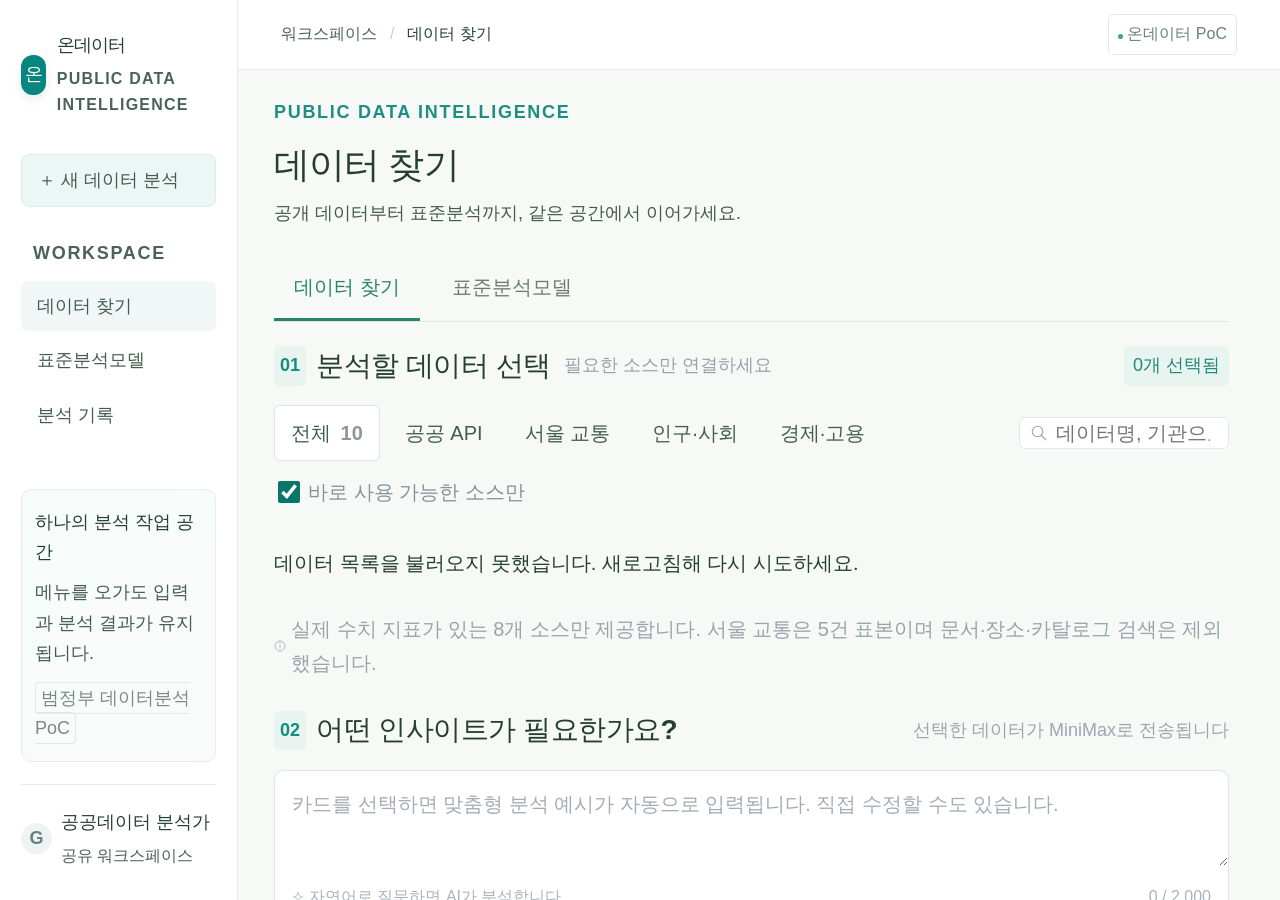
<file: index.html>
﻿<!doctype html><html lang="ko"><head><meta charset="utf-8"><meta name="viewport" content="width=device-width,initial-scale=1"><title>온데이터 · 공공데이터 분석</title><link rel="stylesheet" href="./style.css"><link rel="stylesheet" href="./react-shell.css"></head><body><div id="root"><div class="initial-loading" role="status">온데이터 작업 공간을 준비하고 있습니다.</div></div><script type="module" src="./react-shell.js"></script></body></html>
</file>
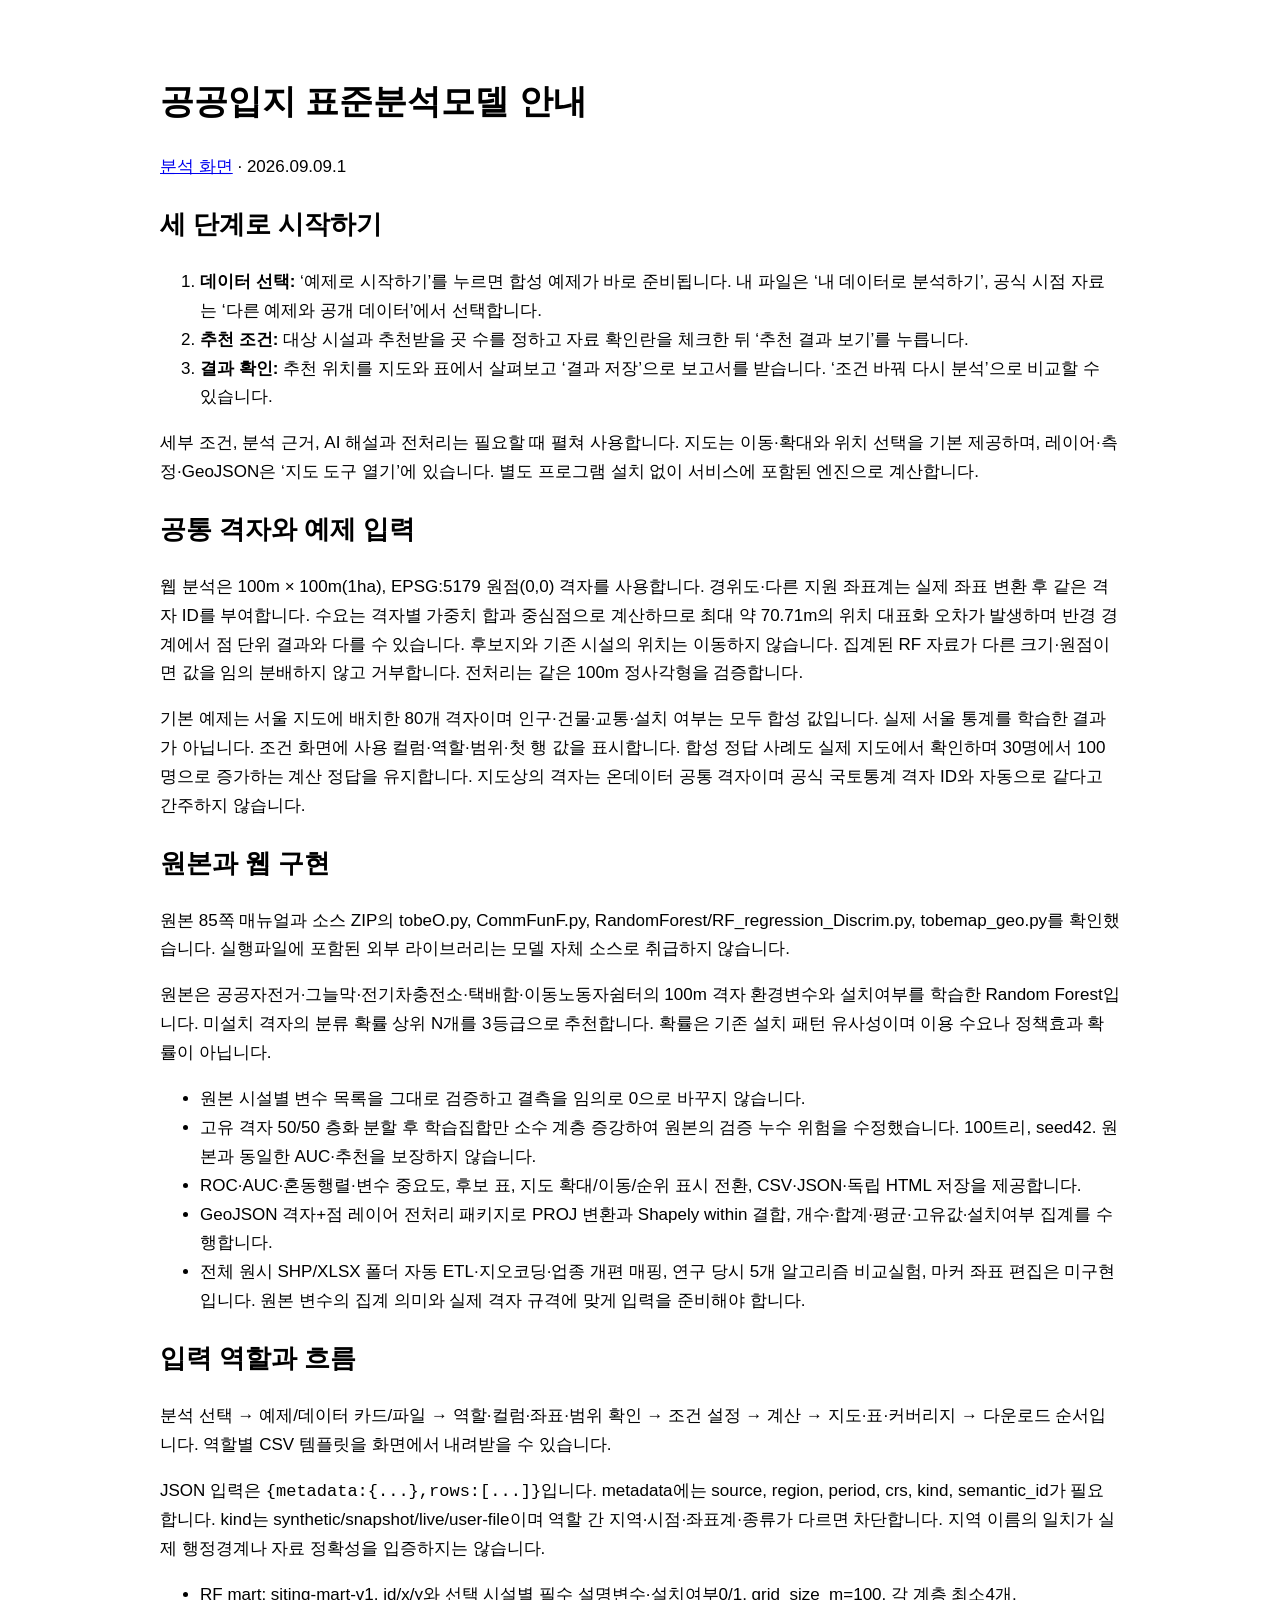
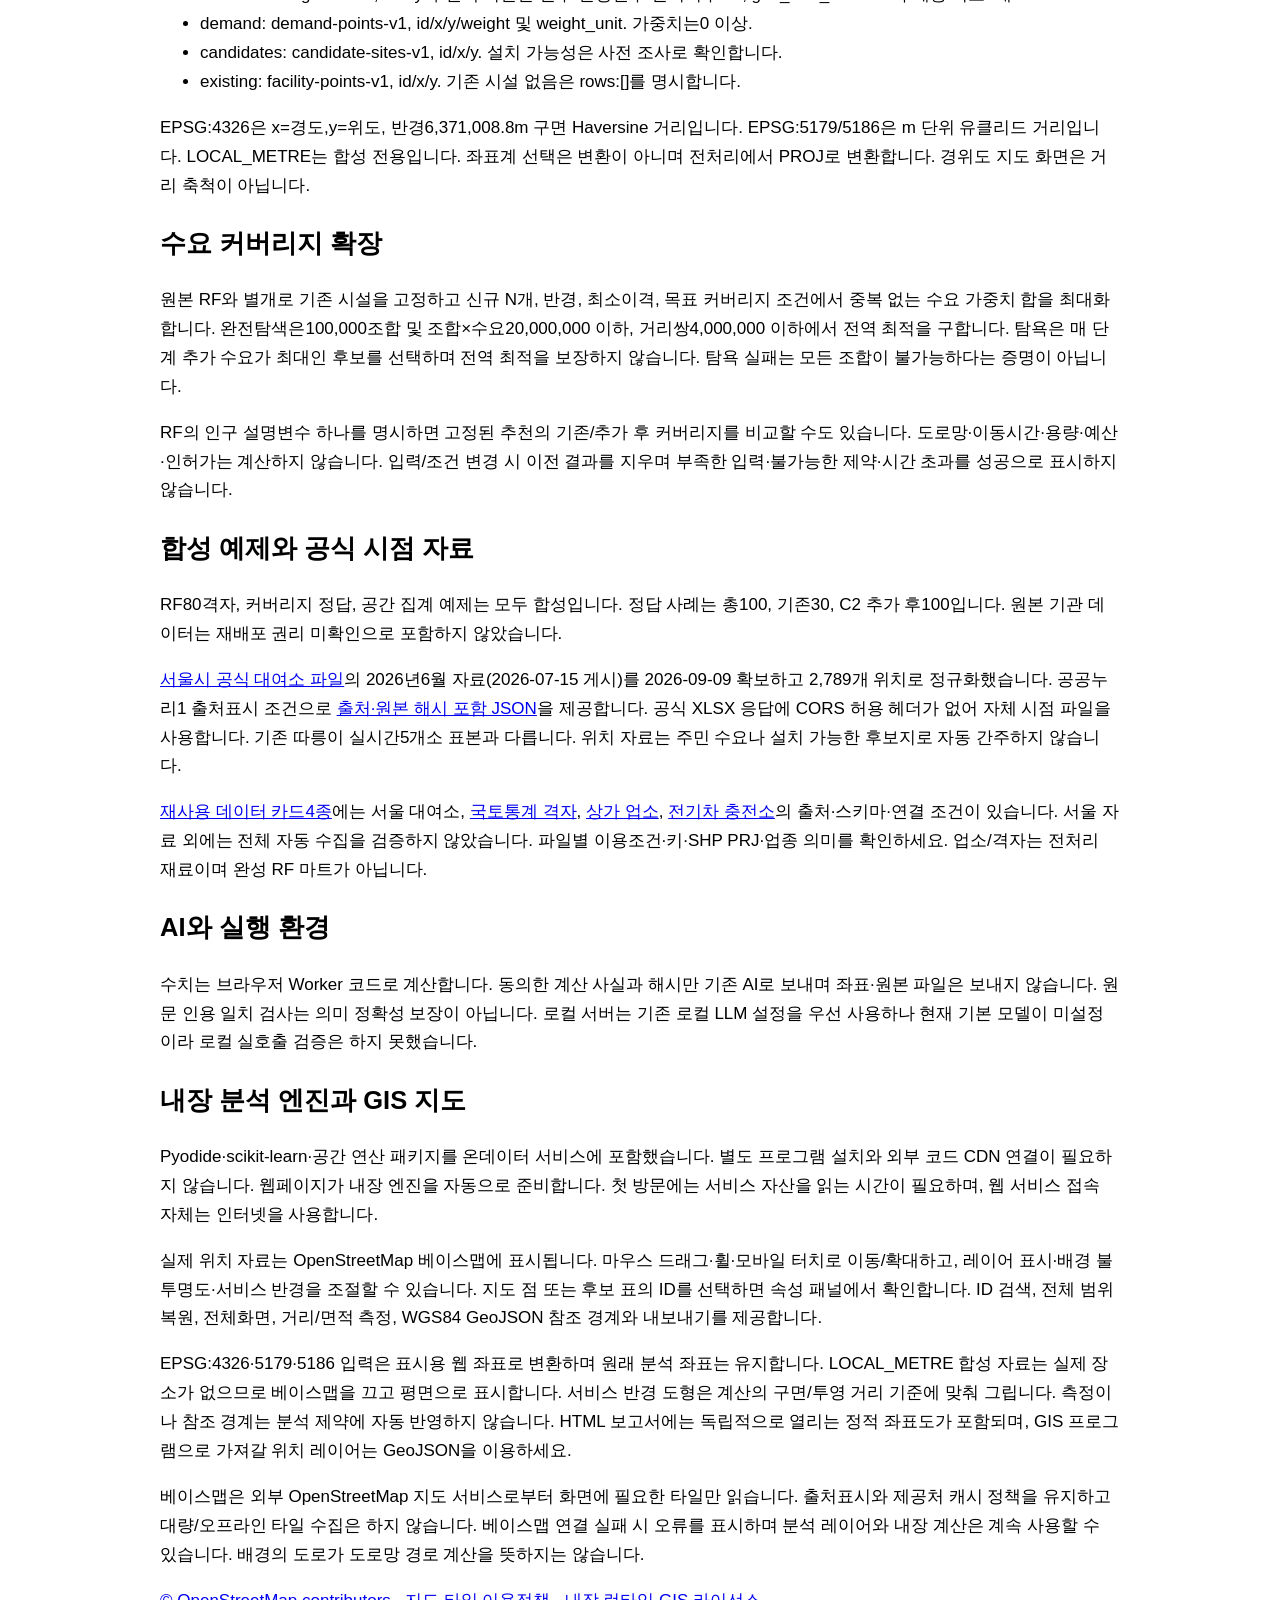
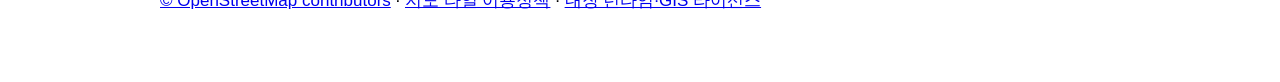
<file: public-siting-guide.html>
<!doctype html><html lang="ko"><meta charset="utf-8"><meta name="viewport" content="width=device-width,initial-scale=1"><title>공공입지 입력·구현 안내</title><style>body{font:17px/1.7 sans-serif;max-width:960px;margin:30px auto;padding:20px}code{overflow-wrap:anywhere}</style>
<h1>공공입지 표준분석모델 안내</h1><p><a href="./public-siting.html">분석 화면</a> · 2026.09.09.1</p>
<h2>세 단계로 시작하기</h2><ol><li><strong>데이터 선택:</strong> ‘예제로 시작하기’를 누르면 합성 예제가 바로 준비됩니다. 내 파일은 ‘내 데이터로 분석하기’, 공식 시점 자료는 ‘다른 예제와 공개 데이터’에서 선택합니다.</li><li><strong>추천 조건:</strong> 대상 시설과 추천받을 곳 수를 정하고 자료 확인란을 체크한 뒤 ‘추천 결과 보기’를 누릅니다.</li><li><strong>결과 확인:</strong> 추천 위치를 지도와 표에서 살펴보고 ‘결과 저장’으로 보고서를 받습니다. ‘조건 바꿔 다시 분석’으로 비교할 수 있습니다.</li></ol><p>세부 조건, 분석 근거, AI 해설과 전처리는 필요할 때 펼쳐 사용합니다. 지도는 이동·확대와 위치 선택을 기본 제공하며, 레이어·측정·GeoJSON은 ‘지도 도구 열기’에 있습니다. 별도 프로그램 설치 없이 서비스에 포함된 엔진으로 계산합니다.</p><h2>공통 격자와 예제 입력</h2><p>웹 분석은 100m × 100m(1ha), EPSG:5179 원점(0,0) 격자를 사용합니다. 경위도·다른 지원 좌표계는 실제 좌표 변환 후 같은 격자 ID를 부여합니다. 수요는 격자별 가중치 합과 중심점으로 계산하므로 최대 약 70.71m의 위치 대표화 오차가 발생하며 반경 경계에서 점 단위 결과와 다를 수 있습니다. 후보지와 기존 시설의 위치는 이동하지 않습니다. 집계된 RF 자료가 다른 크기·원점이면 값을 임의 분배하지 않고 거부합니다. 전처리는 같은 100m 정사각형을 검증합니다.</p><p>기본 예제는 서울 지도에 배치한 80개 격자이며 인구·건물·교통·설치 여부는 모두 합성 값입니다. 실제 서울 통계를 학습한 결과가 아닙니다. 조건 화면에 사용 컬럼·역할·범위·첫 행 값을 표시합니다. 합성 정답 사례도 실제 지도에서 확인하며 30명에서 100명으로 증가하는 계산 정답을 유지합니다. 지도상의 격자는 온데이터 공통 격자이며 공식 국토통계 격자 ID와 자동으로 같다고 간주하지 않습니다.</p><h2>원본과 웹 구현</h2><p>원본 85쪽 매뉴얼과 소스 ZIP의 tobeO.py, CommFunF.py, RandomForest/RF_regression_Discrim.py, tobemap_geo.py를 확인했습니다. 실행파일에 포함된 외부 라이브러리는 모델 자체 소스로 취급하지 않습니다.</p><p>원본은 공공자전거·그늘막·전기차충전소·택배함·이동노동자쉼터의 100m 격자 환경변수와 설치여부를 학습한 Random Forest입니다. 미설치 격자의 분류 확률 상위 N개를 3등급으로 추천합니다. 확률은 기존 설치 패턴 유사성이며 이용 수요나 정책효과 확률이 아닙니다.</p><ul><li>원본 시설별 변수 목록을 그대로 검증하고 결측을 임의로 0으로 바꾸지 않습니다.</li><li>고유 격자 50/50 층화 분할 후 학습집합만 소수 계층 증강하여 원본의 검증 누수 위험을 수정했습니다. 100트리, seed42. 원본과 동일한 AUC·추천을 보장하지 않습니다.</li><li>ROC·AUC·혼동행렬·변수 중요도, 후보 표, 지도 확대/이동/순위 표시 전환, CSV·JSON·독립 HTML 저장을 제공합니다.</li><li>GeoJSON 격자+점 레이어 전처리 패키지로 PROJ 변환과 Shapely within 결합, 개수·합계·평균·고유값·설치여부 집계를 수행합니다.</li><li>전체 원시 SHP/XLSX 폴더 자동 ETL·지오코딩·업종 개편 매핑, 연구 당시 5개 알고리즘 비교실험, 마커 좌표 편집은 미구현입니다. 원본 변수의 집계 의미와 실제 격자 규격에 맞게 입력을 준비해야 합니다.</li></ul>
<h2>입력 역할과 흐름</h2><p>분석 선택 → 예제/데이터 카드/파일 → 역할·컬럼·좌표·범위 확인 → 조건 설정 → 계산 → 지도·표·커버리지 → 다운로드 순서입니다. 역할별 CSV 템플릿을 화면에서 내려받을 수 있습니다.</p><p>JSON 입력은 <code>{metadata:{...},rows:[...]}</code>입니다. metadata에는 source, region, period, crs, kind, semantic_id가 필요합니다. kind는 synthetic/snapshot/live/user-file이며 역할 간 지역·시점·좌표계·종류가 다르면 차단합니다. 지역 이름의 일치가 실제 행정경계나 자료 정확성을 입증하지는 않습니다.</p><ul><li>RF mart: siting-mart-v1, id/x/y와 선택 시설별 필수 설명변수·설치여부0/1, grid_size_m=100. 각 계층 최소4개.</li><li>demand: demand-points-v1, id/x/y/weight 및 weight_unit. 가중치는0 이상.</li><li>candidates: candidate-sites-v1, id/x/y. 설치 가능성은 사전 조사로 확인합니다.</li><li>existing: facility-points-v1, id/x/y. 기존 시설 없음은 rows:[]를 명시합니다.</li></ul>
<p>EPSG:4326은 x=경도,y=위도, 반경6,371,008.8m 구면 Haversine 거리입니다. EPSG:5179/5186은 m 단위 유클리드 거리입니다. LOCAL_METRE는 합성 전용입니다. 좌표계 선택은 변환이 아니며 전처리에서 PROJ로 변환합니다. 경위도 지도 화면은 거리 축척이 아닙니다.</p>
<h2>수요 커버리지 확장</h2><p>원본 RF와 별개로 기존 시설을 고정하고 신규 N개, 반경, 최소이격, 목표 커버리지 조건에서 중복 없는 수요 가중치 합을 최대화합니다. 완전탐색은100,000조합 및 조합×수요20,000,000 이하, 거리쌍4,000,000 이하에서 전역 최적을 구합니다. 탐욕은 매 단계 추가 수요가 최대인 후보를 선택하며 전역 최적을 보장하지 않습니다. 탐욕 실패는 모든 조합이 불가능하다는 증명이 아닙니다.</p><p>RF의 인구 설명변수 하나를 명시하면 고정된 추천의 기존/추가 후 커버리지를 비교할 수도 있습니다. 도로망·이동시간·용량·예산·인허가는 계산하지 않습니다. 입력/조건 변경 시 이전 결과를 지우며 부족한 입력·불가능한 제약·시간 초과를 성공으로 표시하지 않습니다.</p>
<h2>합성 예제와 공식 시점 자료</h2><p>RF80격자, 커버리지 정답, 공간 집계 예제는 모두 합성입니다. 정답 사례는 총100, 기존30, C2 추가 후100입니다. 원본 기관 데이터는 재배포 권리 미확인으로 포함하지 않았습니다.</p><p><a href="https://data.seoul.go.kr/dataList/OA-13252/F/1/datasetView.do">서울시 공식 대여소 파일</a>의 2026년6월 자료(2026-07-15 게시)를 2026-09-09 확보하고 2,789개 위치로 정규화했습니다. 공공누리1 출처표시 조건으로 <a download href="./seoul-bike-stations-202606-snapshot.json">출처·원본 해시 포함 JSON</a>을 제공합니다. 공식 XLSX 응답에 CORS 허용 헤더가 없어 자체 시점 파일을 사용합니다. 기존 따릉이 실시간5개소 표본과 다릅니다. 위치 자료는 주민 수요나 설치 가능한 후보지로 자동 간주하지 않습니다.</p><p><a href="./spatial-data-cards.json">재사용 데이터 카드4종</a>에는 서울 대여소, <a href="https://map.ngii.go.kr/ms/map/NlipMap.do">국토통계 격자</a>, <a href="https://www.data.go.kr/data/15083033/fileData.do">상가 업소</a>, <a href="https://www.data.go.kr/data/15013115/standard.do">전기차 충전소</a>의 출처·스키마·연결 조건이 있습니다. 서울 자료 외에는 전체 자동 수집을 검증하지 않았습니다. 파일별 이용조건·키·SHP PRJ·업종 의미를 확인하세요. 업소/격자는 전처리 재료이며 완성 RF 마트가 아닙니다.</p>
<h2>AI와 실행 환경</h2><p>수치는 브라우저 Worker 코드로 계산합니다. 동의한 계산 사실과 해시만 기존 AI로 보내며 좌표·원본 파일은 보내지 않습니다. 원문 인용 일치 검사는 의미 정확성 보장이 아닙니다. 로컬 서버는 기존 로컬 LLM 설정을 우선 사용하나 현재 기본 모델이 미설정이라 로컬 실호출 검증은 하지 못했습니다.</p><h2>내장 분석 엔진과 GIS 지도</h2>
<p>Pyodide·scikit-learn·공간 연산 패키지를 온데이터 서비스에 포함했습니다. 별도 프로그램 설치와 외부 코드 CDN 연결이 필요하지 않습니다. 웹페이지가 내장 엔진을 자동으로 준비합니다. 첫 방문에는 서비스 자산을 읽는 시간이 필요하며, 웹 서비스 접속 자체는 인터넷을 사용합니다.</p>
<p>실제 위치 자료는 OpenStreetMap 베이스맵에 표시됩니다. 마우스 드래그·휠·모바일 터치로 이동/확대하고, 레이어 표시·배경 불투명도·서비스 반경을 조절할 수 있습니다. 지도 점 또는 후보 표의 ID를 선택하면 속성 패널에서 확인합니다. ID 검색, 전체 범위 복원, 전체화면, 거리/면적 측정, WGS84 GeoJSON 참조 경계와 내보내기를 제공합니다.</p>
<p>EPSG:4326·5179·5186 입력은 표시용 웹 좌표로 변환하며 원래 분석 좌표는 유지합니다. LOCAL_METRE 합성 자료는 실제 장소가 없으므로 베이스맵을 끄고 평면으로 표시합니다. 서비스 반경 도형은 계산의 구면/투영 거리 기준에 맞춰 그립니다. 측정이나 참조 경계는 분석 제약에 자동 반영하지 않습니다. HTML 보고서에는 독립적으로 열리는 정적 좌표도가 포함되며, GIS 프로그램으로 가져갈 위치 레이어는 GeoJSON을 이용하세요.</p>
<p>베이스맵은 외부 OpenStreetMap 지도 서비스로부터 화면에 필요한 타일만 읽습니다. 출처표시와 제공처 캐시 정책을 유지하고 대량/오프라인 타일 수집은 하지 않습니다. 베이스맵 연결 실패 시 오류를 표시하며 분석 레이어와 내장 계산은 계속 사용할 수 있습니다. 배경의 도로가 도로망 경로 계산을 뜻하지는 않습니다.</p>
<p><a href="https://www.openstreetmap.org/copyright">© OpenStreetMap contributors</a> · <a href="https://operations.osmfoundation.org/policies/tiles/">지도 타일 이용정책</a> · <a href="./public-siting.LICENSE.txt">내장 런타임·GIS 라이선스</a></p>
</html>
</file>
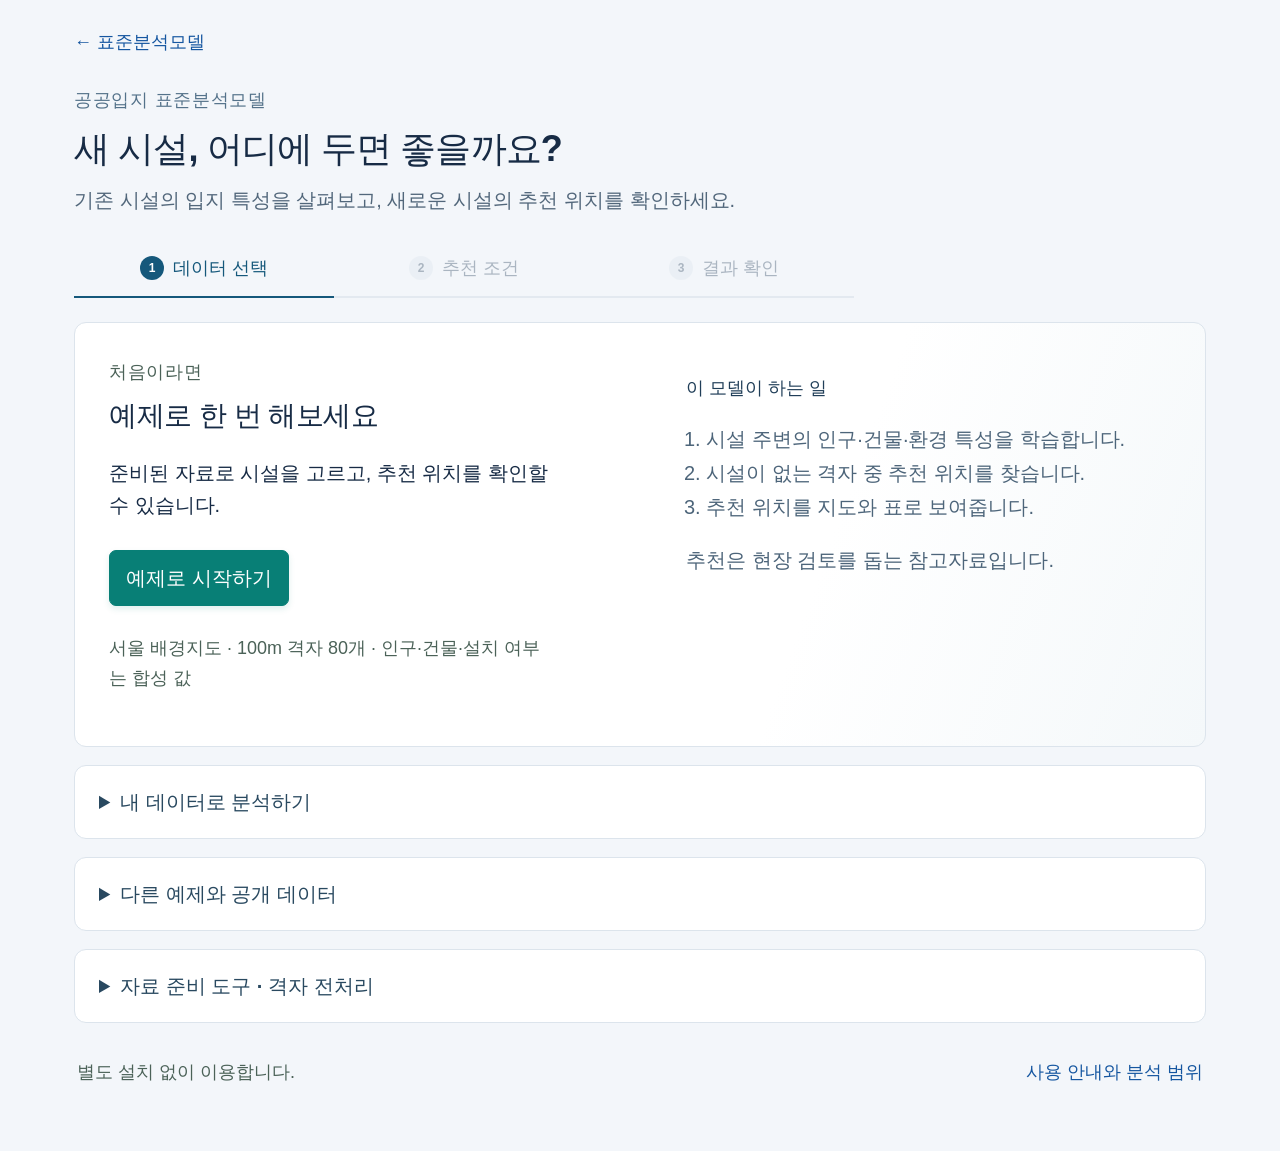
<file: public-siting.html>
<!doctype html>
<html lang="ko"><head><meta charset="utf-8"><meta name="referrer" content="strict-origin-when-cross-origin"><meta name="viewport" content="width=device-width, initial-scale=1"><title>공공입지 표준분석모델 · 온데이터</title><link rel="stylesheet" href="./style.css"><link rel="stylesheet" href="./public-siting.css"></head><body><main id="siting-root"></main><script type="module" src="./public-siting.js"></script></body></html>
</file>
<file: style.css>
@import url('data:text/css,');
:root{font-family:Inter,Pretendard,"Noto Sans KR","Malgun Gothic",sans-serif;color:#253145;background:#f8fafb;font-synthesis:none;--teal:#087f79;--muted:#82909e;--line:#e7ecef;--green:#07867f}*{box-sizing:border-box}body{margin:0}button,input,textarea,select{font:inherit}button,a,input,textarea,summary,select{-webkit-tap-highlight-color:transparent}button{cursor:pointer}button{color:inherit}button:disabled{cursor:not-allowed;opacity:.5}button:focus-visible,a:focus-visible,summary:focus-visible{outline:3px solid #48b7af;outline-offset:3px}input:focus,textarea:focus,select:focus{outline:2px solid #8bccc6;outline-offset:1px}a{color:inherit;text-decoration:none}[hidden]{display:none!important}.sidebar{position:fixed;inset:0 auto 0 0;width:238px;background:#fff;border-right:1px solid var(--line);padding:31px 21px;display:flex;flex-direction:column;z-index:5}.brand{display:flex;gap:11px;align-items:center;font-size:22px;font-weight:800;letter-spacing:-1px}.brand-symbol{width:40px;height:40px;display:grid;place-items:center;background:#07867f;color:#fff;border-radius:12px;font-size:26px;font-weight:500;box-shadow:0 4px 10px #087f7920}.brand small{display:block;font-size:7.5px;letter-spacing:1.2px;color:#8a969f;margin-top:5px}.new-analysis{margin:36px 0 31px;background:#ecf7f5;border:1px solid #d5eeea;color:#117d75;border-radius:8px;padding:12px;font-size:13px;font-weight:700;text-align:left}.new-analysis span{font-size:20px;margin-right:10px}.nav-label{font-size:9px;font-weight:700;letter-spacing:1.7px;color:#9ca5ae;padding:0 12px;margin-bottom:12px}.nav-item{display:flex;align-items:center;gap:10px;border:0;background:none;width:100%;padding:13px 11px;font-size:12px;color:#778391;border-radius:7px;margin-bottom:4px;text-align:left;white-space:nowrap}.nav-item.active{background:#f0f7f6;color:#177e75;font-weight:700}.nav-count{margin-left:auto;font-size:10px;background:#eaf0f1;border-radius:4px;padding:2px 5px}.sidebar-note{margin-top:auto;border:1px solid #e2eeeb;border-radius:10px;padding:17px 13px;background:linear-gradient(140deg,#f7fcfb,#f9fbfa)}.note-symbol{display:block;color:#31988e;font-size:26px;margin-bottom:12px}.sidebar-note strong{font-size:11px}.sidebar-note p{color:#8b959e;font-size:10px;line-height:1.9;margin:9px 0 14px}.poc-tag{font-size:9px;color:#788a86;border:1px solid #e1e9e6;border-radius:4px;padding:5px}.sidebar-bottom{display:flex;align-items:center;gap:9px;border-top:1px solid var(--line);padding-top:22px;margin-top:22px;font-size:11px}.avatar{background:#eef3f4;color:#65827d;border-radius:50%;height:31px;width:31px;display:grid;place-items:center;font-weight:700}.sidebar-bottom small{display:block;font-size:9px;color:#99a3ab;margin-top:5px}.online-dot,.green-dot{height:6px;width:6px;border-radius:50%;background:#2b9d83;display:inline-block}.online-dot{margin-left:auto}main{margin-left:238px}.topbar{height:75px;display:flex;justify-content:space-between;align-items:center;padding:0 43px;border-bottom:1px solid var(--line);background:#fff;font-size:11px}.breadcrumb{color:#91a0ad}.slash{color:#c8cfd4;margin:0 13px}.topbar strong{font-weight:500}.topbar-right{display:flex;gap:22px;align-items:center;font-size:10px;color:#87949f}.local-badge{padding:6px 9px;border:1px solid #e5eae9;border-radius:5px;color:#68817b}.local-badge i{display:inline-block;width:5px;height:5px;background:#4a9f8b;border-radius:50%;margin-right:4px}.workspace{max-width:1420px;margin:auto;padding:0 43px}.hero{position:relative;padding:44px 0 38px;overflow:hidden}.eyebrow{font-size:9px;letter-spacing:1.7px;color:#1c8e83;font-weight:700;display:flex;align-items:center;gap:7px}.tiny-star{font-size:18px}h1{font-size:32px;font-weight:750;letter-spacing:-1.5px;margin:15px 0 11px;line-height:1.4}h1>span{color:#12998c}.hero p{font-size:12px;color:#8a96a2;letter-spacing:-.2px}.hero-badges{display:flex;gap:17px;font-size:9px;color:#7c8c93;margin-top:21px}.hero-badges span{display:flex;gap:5px;align-items:center}.hero-art{position:absolute;right:38px;top:20px;width:215px;height:180px;opacity:.85;pointer-events:none}.orbit{position:absolute;border:1px solid #e0ebe8;border-radius:50%;transform:rotate(-25deg)}.orbit-one{inset:22px 0}.orbit-two{inset:0 36px;transform:rotate(35deg)}.art-core{position:absolute;left:70px;top:50px;width:80px;height:80px;display:grid;place-items:center;font-size:56px;color:#219c8b;border:1px solid #dcece7;border-radius:24px;transform:rotate(-12deg);background:linear-gradient(135deg,#fff,#e6f5ef);box-shadow:0 10px 35px #22847d12}.art-node{position:absolute;background:white;box-shadow:0 4px 14px #19635c0e;border:1px solid #e7edeb;border-radius:10px;width:34px;height:34px;display:grid;place-items:center;font-size:22px;color:#6eaa99}.node-a{left:0;top:59px;transform:rotate(-10deg)}.node-b{right:0;top:10px;transform:rotate(12deg);color:#a797c0}.node-c{bottom:0;right:18px;transform:rotate(6deg)}.section-heading{display:flex;align-items:center;justify-content:space-between;margin-bottom:19px;gap:10px}.section-heading>div:first-child{display:flex;gap:10px;align-items:center}.step{font-size:10px;font-weight:700;color:#148c81;background:#e9f4f1;border-radius:5px;padding:5px 6px}h2{font-size:15px;letter-spacing:-.5px;margin:0;font-weight:700}.subheading{font-size:10px;color:#98a1aa;margin-left:3px}.selection-count{background:#e7f4f0;color:#27877a;padding:5px 9px;border-radius:5px;font-size:10px}.filters{display:flex;align-items:center;gap:14px;margin-bottom:17px}.filter-tabs{display:flex;gap:4px}.filter{border:1px solid transparent;background:none;padding:7px 11px;border-radius:6px;font-size:10px;color:#8b969f}.filter.active{background:#fff;border-color:#dce5e7;color:#374c52;font-weight:600;box-shadow:0 2px 3px #21354104}.filter span{font-size:9px;color:#8b969f;margin-left:4px}.search-wrap{margin-left:auto;display:flex;align-items:center;border:1px solid #e3e9eb;border-radius:6px;background:white;padding:0 10px;width:210px;color:#9aa6ad;height:32px}.search-wrap input{border:0;background:transparent;width:100%;padding:8px;font-size:10px;outline:none}.available-toggle{font-size:9px;color:#85949c;display:flex;align-items:center;gap:5px;white-space:nowrap}input[type=checkbox]{accent-color:#138e7e}.source-grid{display:grid;grid-template-columns:repeat(3,minmax(0,1fr));gap:13px}.source-card{border:1px solid #e3e9ec;background:#fff;border-radius:10px;padding:18px;transition:all .18s;position:relative;min-height:183px;display:flex;flex-direction:column}.source-card:hover{border-color:#add5cd;box-shadow:0 5px 18px #215b5008;transform:translateY(-1px)}.source-card.selected{border:1.5px solid #289f8e;padding:17.5px;background:#fcfffe;box-shadow:0 0 0 2px #168b7b08}.source-card.disabled{background:#f5f7f8}.card-top{display:flex;justify-content:space-between;align-items:center;margin-bottom:12px}.source-icon{width:34px;height:34px;border-radius:9px;display:grid;place-items:center}.source-icon.blue{background:#edf3ff;color:#5c89c6}.source-icon.violet{background:#f1edfb;color:#9272c2}.source-icon.green{background:#eaf5ea;color:#71a268}.source-icon.teal{background:#e5f4f0;color:#349a8c}.source-icon.orange{background:#fdf0e5;color:#d19761}.source-icon.rose{background:#fcecef;color:#c97c97}.source-icon.yellow{background:#faf3d9;color:#b9a055}.card-toggle{position:absolute;inset:0;opacity:0;cursor:pointer;z-index:1;width:100%;height:100%;margin:0}.card-toggle:focus-visible{opacity:1;appearance:none;outline:3px solid #138e7e;background:transparent}.card-check{width:16px;height:16px;border:1px solid #dbe2e4;border-radius:50%;display:grid;place-items:center;color:transparent;font-size:10px}.selected .card-check{background:#169482;border-color:#169482;color:#fff}.card-name{font-size:12px;margin:0 0 5px;font-weight:700;letter-spacing:-.3px}.provider{font-size:9px;color:#98a1aa;margin:0 0 9px}.card-description{font-size:10px;line-height:1.8;color:#829099;margin:0 0 14px;max-width:95%;flex:1}.card-bottom{display:flex;align-items:center;gap:6px;font-size:8px;color:#849991}.type-badge{font-size:8px;font-weight:700;border:1px solid #e0e8e7;padding:3px 5px;border-radius:4px;color:#748a83}.type-badge.mcp{color:#8d7aac;background:#f6f2fc;border-color:#ebe3f5}.detail-button{z-index:2;position:relative;border:0;background:none;color:#94a2a7;margin-left:auto;padding:2px 0 2px 8px;font-size:10px}.source-footnote{display:flex;align-items:center;gap:5px;font-size:9px;color:#99a4ac;margin:12px 0 30px}.source-footnote svg{width:12px;height:12px}.question-section{margin-top:5px}.private-note{font-size:9px;color:#9da6af}.composer{border:1px solid #dce5e8;background:#fff;border-radius:10px;overflow:hidden;box-shadow:0 2px 3px #253b3803}.selected-chips{display:flex;gap:6px;flex-wrap:wrap;padding:14px 16px 0}.selected-chips:empty{display:none}.source-chip{border:1px solid #dcece8;color:#408d7f;background:#f0f9f5;border-radius:5px;padding:4px 7px;font-size:9px;display:flex;gap:7px;align-items:center}.source-chip button{border:0;background:none;color:#7cac9e;padding:0}.composer textarea{padding:15px 17px 8px;border:0;resize:vertical;min-height:80px;width:100%;font-size:12px;line-height:1.8;background:none;outline:none}.composer textarea::placeholder{color:#a2adb6}.composer-footer{display:flex;justify-content:space-between;padding:8px 17px 13px;font-size:9px;color:#aab3bb}.composer-hint{display:flex;align-items:center;gap:5px}.composer-hint svg{width:12px;height:12px}.suggestions{display:flex;align-items:center;gap:7px;margin:12px 0;font-size:9px;color:#9ca6ad}.suggestions>span{margin-right:3px}.suggestions button{border:1px solid #e3e9eb;border-radius:5px;background:#fff;color:#788990;padding:6px 9px;font-size:9px}.query-options{font-size:10px;color:#88959c;margin:17px 0}.query-options summary{cursor:pointer}.query-options summary span{margin-left:8px;color:#a9b1b6;font-size:9px}.query-fields{display:grid;grid-template-columns:repeat(4,1fr);gap:12px;margin-top:14px}.query-fields label{display:grid;gap:7px;font-size:10px}.query-fields input,.query-fields select{border:1px solid #dfe7e7;background:white;border-radius:5px;padding:8px;width:100%;font-size:11px}.query-options p{font-size:9px}.run-bar{display:flex;justify-content:space-between;align-items:center;border-top:1px solid var(--line);padding:18px 0 23px;gap:10px}.output-label{font-size:9px;color:#929ea5;display:block;margin-bottom:9px}.output-formats{display:flex;gap:5px}.format{font-size:9px;padding:6px 8px;background:none;border:1px solid transparent;border-radius:5px;color:#91a0a7}.format.active{background:#ecf5f2;color:#258978;border-color:#dcebe5}.run-actions{display:flex;gap:9px}.button{border:1px solid #dfe7e8;border-radius:7px;padding:11px 15px;font-size:11px;display:inline-flex;align-items:center;gap:8px;font-weight:600}.button.secondary{background:#fff;color:#829197}.button.primary{background:#087f76;border-color:#087f76;color:#fff;box-shadow:0 3px 6px #087f7620}.button.primary:hover{background:#096d66}.button.primary>span:last-child{margin-left:8px}.getting-started{display:flex;align-items:center;gap:17px;background:#f1f5f5;border:1px dashed #dce5e6;border-radius:9px;padding:22px;margin:6px 0 25px}.intro-icon{width:37px;height:37px;border:1px solid #e0e8e6;display:grid;place-items:center;background:#f9fcfb;color:#9ebbb1;border-radius:9px}.getting-started h3{font-size:11px;margin:0 0 7px;font-weight:600;color:#728a85}.getting-started p{font-size:9px;color:#a1adaa;margin:0}.mini-flow{margin-left:auto;display:flex;gap:11px;font-size:8px;color:#93a59f}.mini-flow b{color:#c0cdca}footer{font-size:8px;color:#adb8bd;padding:0 0 24px}footer span{margin:0 5px}footer a{float:right}svg{width:18px;height:18px;display:block}.progress-panel{border:1px solid #cfe7df;border-radius:9px;padding:18px;background:#f0f9f5;margin-bottom:20px}.progress-title{display:flex;gap:10px;align-items:center;font-size:12px;color:#287a66}.progress-title #elapsed{margin-left:auto;color:#7f9d93;font-size:10px}#progress-log{display:flex;flex-direction:column;gap:7px;font-size:10px;color:#7c9289;margin:13px 0 0 24px}.spinner{height:14px;width:14px;border-radius:50%;border:2px solid #bddfd2;border-top-color:#168d76;animation:spin 1s linear infinite}@keyframes spin{to{transform:rotate(360deg)}}#error{padding:15px 18px;border:1px solid #f0d0c4;color:#a35841;background:#fff5f0;border-radius:8px;font-size:12px;line-height:1.8;margin-bottom:22px}.export-actions{display:flex;gap:5px}.export-actions button{background:white;border:1px solid #dfe6e7;padding:7px 9px;border-radius:5px;font-size:9px;color:#6f8781}.result-tabs{display:flex;gap:23px;border-bottom:1px solid var(--line);margin-bottom:20px}.result-tabs button{padding:12px 0;background:none;border:0;border-bottom:2px solid transparent;font-size:11px;color:#8a99a2}.result-tabs button.active{color:#168c7b;border-color:#168c7b;font-weight:700}.result-summary{padding:24px;border-radius:10px;background:linear-gradient(120deg,#eaf5ef,#f1f8f5);border:1px solid #deede5;margin-bottom:18px}.result-summary .eyebrow{font-size:8px}.result-summary h3{font-size:20px;letter-spacing:-.5px;line-height:1.6;margin:10px 0}.result-summary p{font-size:12px;line-height:1.9;color:#60796f}.metric-grid{display:grid;grid-template-columns:repeat(3,1fr);gap:13px;margin-bottom:18px}.metric{border:1px solid var(--line);background:white;border-radius:9px;padding:19px}.metric span{display:block;font-size:10px;color:#8fa09a}.metric strong{display:block;font-size:25px;margin-top:10px;color:#2f6256}.metric small{display:block;color:#9aa9a4;font-size:9px;margin-top:8px}.chart-grid{display:grid;grid-template-columns:repeat(2,minmax(0,1fr));gap:15px}.panel{border:1px solid var(--line);border-radius:9px;background:#fff;padding:20px;margin-bottom:16px;overflow:hidden}.panel h3{font-size:13px;margin:0 0 10px}.panel p,.panel li{font-size:11px;line-height:1.9;color:#7f8f98}.panel .scope{font-size:9px;color:#a0aca9;border-top:1px solid var(--line);padding-top:10px}.chart{width:100%;height:auto;min-height:180px;max-height:260px}.chart text{font-family:inherit;font-size:10px;fill:#81968f}.bar-row{display:grid;grid-template-columns:85px 1fr 25px;align-items:center;gap:10px;margin:17px 0;font-size:10px;color:#7d9189}.bar-track{height:10px;background:#f0f5f3;border-radius:4px;overflow:hidden}.bar-fill{height:100%;background:#69af9d;border-radius:4px}.evidence-tag{font-size:9px;display:inline-block;color:#448e7c;background:#f0f7f2;border-radius:4px;padding:4px 7px;margin:3px 4px 0 0}.table-wrap{overflow:auto;max-height:500px}table{width:100%;border-collapse:collapse;font-size:10px;white-space:nowrap}th{text-align:left;padding:10px 12px;color:#759086;background:#f1f6f4;font-weight:600;position:sticky;top:0}td{padding:11px 12px;border-bottom:1px solid #edf1ef;color:#7c8e88;max-width:430px;overflow:hidden;text-overflow:ellipsis}td a{color:#168b78;text-decoration:underline}.table-tools{display:flex;gap:10px;justify-content:space-between;margin-bottom:12px}.table-tools input{padding:7px 10px;border:1px solid #e1e8e5;border-radius:5px;font-size:10px}.muted{color:#8e9e98;font-size:11px;line-height:1.8}.empty-state{padding:35px;text-align:center;background:#f3f7f5;border:1px dashed #d9e6df;border-radius:8px;color:#93a79c;font-size:12px}.history-item{display:flex;align-items:center;justify-content:space-between;background:#fff;border:1px solid var(--line);border-radius:8px;padding:20px;margin:14px 0;gap:15px}.history-item h3{font-size:13px;margin:0 0 8px}.history-item small{font-size:10px;color:#94a39c}.history-item button{white-space:nowrap}.map-plot{width:100%;height:350px;background:linear-gradient(30deg,#f3f8f3,#e9f2ef);border:1px solid #e0eae3;border-radius:9px}.map-plot text{font-size:10px;fill:#597d6f}.map-plot circle{fill:#148e78;stroke:white;stroke-width:2}.map-legend{display:flex;flex-wrap:wrap;gap:12px;font-size:10px;line-height:1.8;color:#6b8d7b;margin:13px 0}dialog{max-width:530px;border:1px solid #e1ebe5;border-radius:14px;padding:28px;box-shadow:0 25px 100px #234c3920}dialog::backdrop{background:#163c3050;backdrop-filter:blur(3px)}dialog h2{margin:16px 0}dialog p{font-size:12px;color:#819186;line-height:1.9}dialog a{font-size:11px;color:#218b73;text-decoration:underline}dialog form{margin-top:24px;text-align:right}#result-status{font-size:9px;color:#809a8e}.report-block{white-space:pre-line}.source-link{overflow-wrap:anywhere;font-size:10px;color:#298f7d;text-decoration:underline}.chart-mode{float:right;font-size:9px;border:1px solid #dfe8e3;background:white;border-radius:4px;color:#79938a;padding:4px}.row-count{font-size:10px;color:#91a398}.report-title{font-size:25px;color:#315e4f}.export-report{padding:25px}
@media(min-width:1550px){.workspace{padding:0 60px}.source-card{min-height:195px}.hero{padding-top:50px;padding-bottom:46px}h1{font-size:37px}.card-name{font-size:14px}.card-description{font-size:11px}.provider{font-size:10px}.sidebar{width:253px}main{margin-left:253px}}
@media(max-width:1180px){.sidebar{width:205px;padding:27px 15px}main{margin-left:205px}.workspace{padding:0 27px}.topbar{padding:0 27px}.hero-art{right:0;opacity:.4}.hero p{max-width:75%}.filters{gap:8px}.search-wrap{width:170px}.source-card{padding:15px}.source-card.selected{padding:14.5px}.subheading{display:none}.run-bar{flex-wrap:wrap}.mini-flow{display:none}.source-grid{gap:10px}}
@media(max-width:850px){.sidebar{width:70px;padding:20px 12px}.brand>span:last-child,.new-analysis,.nav-label,.sidebar-note,.sidebar-bottom,.nav-item{display:none}.brand-symbol{width:40px;height:40px}.sidebar nav{margin-top:30px}main{margin-left:70px}.source-grid{grid-template-columns:repeat(2,minmax(0,1fr))}.hero-art{display:none}.hero p{max-width:none}.available-toggle{margin-left:auto}.filters{flex-wrap:wrap}.search-wrap{margin-left:auto}.private-note{display:none}.hero{padding:32px 0}.topbar-right>a{display:none}.section-heading{flex-wrap:wrap}.result-heading>div{flex-wrap:wrap}.chart-grid{grid-template-columns:1fr}.query-fields{grid-template-columns:repeat(2,1fr)}.result-tabs{gap:15px}.run-actions{margin-left:auto}h1{font-size:28px}}
@media(max-width:560px){.sidebar{display:none}main{margin-left:0}.workspace{padding:0 18px}.topbar{height:58px;padding:0 18px}.source-grid{grid-template-columns:1fr}.hero{padding-top:26px}h1{font-size:25px}.hero p{font-size:11px;line-height:1.8}.hero-badges{gap:10px;font-size:8px}.search-wrap{width:100%;order:3}.source-card{min-height:168px}.run-bar{display:block}.run-actions{margin-top:15px}.run-actions .button{flex:1;justify-content:center}.suggestions{flex-wrap:wrap}.suggestions>span{width:100%;margin-bottom:3px}.metric-grid{grid-template-columns:1fr}.metric{padding:15px}.metric strong{font-size:22px}.result-tabs{gap:13px;overflow:auto;white-space:nowrap}.result-tabs button{font-size:10px}.export-actions{flex-wrap:wrap}footer a{float:none;display:block;margin-top:10px}.private-note{display:none}.getting-started{padding:15px}.getting-started p{line-height:1.8}}
@media print{.sidebar,.topbar,.hero,#sources-section,.question-section,#progress,#error,.getting-started,footer,.result-heading,.result-tabs{display:none!important}main{margin:0}.workspace{padding:0;max-width:none}#results{display:block!important}.panel,.result-summary,.metric{break-inside:avoid}.chart-grid{display:block}.table-wrap{max-height:none;overflow:visible}table{white-space:normal}.export-actions,.chart-mode,.table-tools{display:none}body{background:white}.panel{border-color:#ddd}.source-link{color:#222}}

﻿/* Shared readable typography: default body 18px, supporting text at least 16px. */
html{font-size:18px}
body{font-size:18px;line-height:1.65;color:#243b35}
body :is(p,li,label,button,input,select,textarea,summary,td,th,dt,dd){font-size:18px!important;line-height:1.65}
body :is(small,.hint,.muted,.provider,.card-description,.card-meta,.source-coverage,.type-badge,.row-count,.source-link,.nav-label,.shell-footer,.siting-muted,.siting-help,.siting-eyebrow,.gis-map-footer,.gis-heading p,.gis-footnote,.compatibility,.breadcrumb,.breadcrumbs){font-size:16px!important;line-height:1.65;color:#4b6258}
body :is(span,a,strong,em){font-size:inherit}
body :is(h1,.shell-page-heading h1,.siting-intro h1){font-size:32px!important;line-height:1.4;letter-spacing:-.025em}
body :is(h2,.siting-panel h2,.model-workbench h2){font-size:26px!important;line-height:1.45}
body :is(h3,.card-name,.model-directory-card h3){font-size:22px!important;line-height:1.45}
body :is(button,.button,input:not([type=checkbox]):not([type=radio]):not([type=range]),select){min-height:46px;box-sizing:border-box}
body :is(button,.button){padding:10px 16px;white-space:normal;height:auto}
body :is(input[type=checkbox],input[type=radio]){width:22px;height:22px;flex-shrink:0;vertical-align:middle;accent-color:#087769}
body :is(input,select,textarea){max-width:100%;font-family:inherit}
body :is(button,a,input,select,textarea,summary):focus-visible{outline:3px solid #006a9a;outline-offset:3px}
body :is(.source-card,.model-directory-card,.panel){height:auto;overflow-wrap:anywhere}
body :is(.card-description,.source-coverage,.model-directory-card p){display:block;-webkit-line-clamp:unset;max-height:none;overflow:visible}
body :is(.muted,.hint,.card-description,.provider,.source-coverage,.siting-muted){color:#4b6258!important}
body :is(.actions,.siting-actions,.filters,.query-fields,.run-bar,.result-heading,.section-heading){gap:14px;flex-wrap:wrap}
body :is(.source-grid){grid-template-columns:repeat(auto-fit,minmax(min(100%,310px),1fr));gap:20px}
body :is(.shell-page-heading){height:auto;min-height:120px;padding-bottom:16px}
body :is(.shell-page-heading>p,.hero p){max-width:70ch;font-size:18px!important}
body :is(.sidebar-note,.sidebar-note p,.sidebar-bottom,.nav-item,.new-analysis){font-size:16px!important;line-height:1.6}
body :is(.nav-item){min-height:48px;white-space:normal;height:auto}
body :is(.brand-symbol){font-size:28px}
body :is(.model-switcher,.shell-tabs,.result-tabs){flex-wrap:wrap;gap:12px}
body :is(.input-grid label,.siting-main-options label){min-width:0}
body :is(.table-wrap,.siting-scroll){overflow:auto;max-width:100%}
body :is(.siting-data-summary span,.siting-start-note,.siting-example-note,.siting-steps button,.siting-table-heading label,.gis-heading p,.gis-inspector,.gis-inspector dt,.gis-inspector dd){font-size:16px!important}
body :is(.siting-main-options){grid-template-columns:repeat(auto-fit,minmax(min(100%,250px),1fr))}
body :is(.siting-panel pre,.model-workbench pre,pre){font-size:16px!important;line-height:1.7;white-space:pre-wrap;overflow-wrap:anywhere}
body :is(svg text){font-size:16px}
body :is(.ol-control button){padding:0;min-height:36px;min-width:36px;font-size:22px!important;line-height:1}
body :is(.ol-attribution){font-size:12px!important}
body :is(.ol-attribution li){font-size:12px!important}
@media(max-width:850px){body :is(.shell-content){padding:20px 16px}body :is(.section-heading,.result-heading){align-items:flex-start}body :is(.search-wrap,.shell-search){width:100%;min-width:0}body :is(.siting-result-heading){display:block}body :is(.gis-simple.gis-has-selection .gis-body){display:flex;flex-direction:column}}
@media(max-width:600px){body :is(h1,.shell-page-heading h1,.siting-intro h1){font-size:28px!important}body :is(h2,.siting-panel h2){font-size:24px!important}body :is(.panel,.siting-panel){padding:18px}body :is(.source-grid){grid-template-columns:1fr}body :is(.siting-steps){max-width:100%;gap:0}body :is(.siting-steps button){padding:10px 4px;gap:4px;font-size:16px!important}body :is(.siting-outcomes){grid-template-columns:1fr;gap:18px}body :is(.topbar){height:auto;min-height:70px;flex-wrap:wrap;padding:12px 16px}body :is(.shell-main>.topbar){flex-basis:auto}body :is(.query-fields){grid-template-columns:1fr}body :is(.run-actions,.export-actions){display:flex;flex-wrap:wrap}body :is(.siting-grid){grid-template-columns:1fr}}
@media(prefers-reduced-motion:reduce){*,*::before,*::after{scroll-behavior:auto!important;transition:none!important;animation:none!important}}
@media print{body :is(p,li,td,th){font-size:14pt!important}body :is(.shell-content){overflow:visible}}
body :is(span,a,strong,em){font-size:max(1em,16px)!important}
body :is(.model-directory-card p,.source-card p,.hero p,.shell-page-heading p,.card-meta,.provider,.metric p){color:#42594f!important}
@media(max-width:650px){
 .react-shell .sidebar{flex-direction:column!important;gap:8px;padding:12px 16px!important}
 .react-shell .sidebar .brand{display:flex;align-items:center;margin:0!important}
 .react-shell .sidebar .brand>span:last-child{display:block!important;font-size:20px!important}
 .react-shell .sidebar .brand-symbol{display:flex;align-items:center;justify-content:center;line-height:1;width:36px!important;height:36px!important;font-size:24px!important}
 .react-shell .sidebar .brand small{display:none!important}
 .react-shell .sidebar nav{display:flex!important;margin:0!important;gap:4px;width:100%}
 .react-shell .sidebar .nav-item{display:flex!important;align-items:center;justify-content:center;white-space:normal!important;min-width:0;font-size:16px!important;padding:8px 6px!important;line-height:1.5}
 body .section-heading{flex-direction:column!important;align-items:stretch!important}
 body .section-heading>div{width:100%;min-width:0}
 body .section-heading h2{margin-bottom:8px}
 body .topbar-right{display:none}
}
@media(max-width:650px){body .section-heading>div{display:block!important}body .section-heading h2{width:100%;max-width:none;overflow-wrap:normal}}
body .filter-tabs{display:flex;flex-wrap:wrap;gap:8px;max-width:100%}
body .filter-tabs .filter{flex:0 0 auto;white-space:nowrap!important;color:#435d51;min-height:46px}

/* Desktop reading defaults; mobile layout remains unchanged. */
@media(min-width:851px){
 body :is(p,li,label,button,input,select,textarea,summary,td,th,dt,dd){font-size:20px!important;line-height:1.7}
 body :is(.hint,.muted,.provider,.card-description,.card-meta,.source-coverage,.type-badge,.row-count,.source-link,.nav-label,.shell-footer,.siting-muted,.siting-help,.siting-eyebrow,.compatibility,.sidebar-note,.sidebar-note p,.sidebar-bottom,.nav-item,.new-analysis,.siting-data-summary span,.siting-start-note,.siting-example-note,.siting-steps button,.siting-table-heading label,.gis-inspector,.gis-inspector dt,.gis-inspector dd,.shell-page-heading>p,.hero p){font-size:18px!important;line-height:1.7}
 body :is(.nav-item,.new-analysis,.sidebar-note p,.model-workbench .button.secondary){color:#435b50!important}
 body :is(h1,.shell-page-heading h1,.siting-intro h1){font-size:36px!important}
 body :is(h2,.siting-panel h2,.model-workbench h2){font-size:28px!important}
 body :is(h3,.card-name,.model-directory-card h3){font-size:24px!important}
 body :is(button,.button,input:not([type=checkbox]):not([type=radio]):not([type=range]),select){min-height:50px}
 body .siting-steps{max-width:780px}
 body .siting-main-options{max-width:900px;gap:24px}
 body .section-heading>div{flex-wrap:wrap;gap:12px}
 body .model-directory-card{padding:26px}
 body .model-directory-card p{margin:14px 0}
 body .gis-simple.gis-has-selection .gis-body{grid-template-columns:minmax(0,1fr) 280px}
 body .ol-control button{min-height:40px;min-width:40px;padding:0}
}
</file>
<file: react-shell.css>
﻿:root{--shell-accent:#27846b;--shell-border:#dce7e0;--shell-muted:#6a7c72}[hidden]{display:none!important}html,body,#root{height:100%;overflow:hidden}.react-shell{height:100%;color:#253e32;background:#f7f9f6}.shell-main{height:100%;display:flex;flex-direction:column;min-width:0}.shell-main>.topbar{flex:0 0 70px;position:relative}.shell-content{flex:1;min-height:0;overflow-y:auto;overflow-x:hidden;scrollbar-gutter:stable;padding:28px 36px;scroll-behavior:auto}.shell-page-heading{min-height:120px;max-width:1200px;margin:auto}.shell-page-heading h1{font-size:29px;margin:12px 0 8px;letter-spacing:-1px;line-height:1.3;outline:none}.shell-page-heading>p{font-size:13px;color:var(--shell-muted);margin:0}.shell-tabs{display:flex;gap:8px;max-width:1200px;margin:12px auto 24px;border-bottom:1px solid var(--shell-border)}.shell-tabs button{padding:14px 20px;border:0;border-bottom:3px solid transparent;background:transparent;font:inherit;font-size:14px;color:#6a7c72;cursor:pointer}.shell-tabs button[aria-selected=true]{border-bottom-color:var(--shell-accent);color:var(--shell-accent);font-weight:700}#shell-pane-data,#shell-pane-models{max-width:1200px;margin:auto;min-height:60vh}.shell-search{padding:12px;border:1px solid var(--shell-border);border-radius:8px;max-width:100%;font:inherit;font-size:13px}.shell-main .panel{border:1px solid var(--shell-border);border-radius:12px;box-shadow:none;background:#fff}.model-directory-card{margin:0;display:flex;flex-direction:column;padding:22px}.model-directory-card .actions{margin-top:auto;padding-top:18px}.model-directory-card p,.model-workbench p{font-size:13px;line-height:1.7}.model-directory-card h3{margin:18px 0 10px}.model-switcher{display:flex;align-items:center;gap:10px;flex-wrap:wrap;margin-bottom:18px}.model-workbench .panel{margin:0 0 20px;padding:24px}.model-workbench h2{font-size:19px}.model-workbench .section-heading{margin-bottom:14px}.model-workbench .contract,.selection-note{background:#f2f7f3;border-radius:8px;padding:12px 14px;font-size:13px;line-height:1.8}.model-workbench details{font-size:13px;line-height:1.8;margin:14px 0}.model-workbench summary{cursor:pointer}.actions{display:flex;align-items:center;gap:10px;flex-wrap:wrap;margin:14px 0}.actions a{text-decoration:none}.input-grid{display:flex;gap:18px;flex-wrap:wrap;margin:20px 0}.input-grid label{font-size:13px;min-width:0;max-width:100%}.input-grid input[type=file]{display:block;max-width:100%;border:1px dashed #b7cfc1;padding:14px;border-radius:8px;margin-top:8px;font:inherit}.model-workbench select{padding:8px;border:1px solid var(--shell-border);border-radius:8px;background:#fff;color:inherit;margin-left:8px}.hint{font-size:12px!important;color:#6c7f73;overflow-wrap:anywhere}.work-error{padding:14px;background:#fff0ee;border-radius:8px;color:#a12b27;white-space:pre-wrap}.work-status{display:flex;align-items:center;gap:8px;min-height:26px}.sample-preview article{padding:12px;background:#f4f8f5;border-radius:8px;margin:10px 0;font-size:13px}.sample-preview p{white-space:pre-wrap}.consent{display:flex;align-items:center;gap:8px;font-size:13px;margin:18px 0}.ai-finding{border-left:3px solid var(--shell-accent);padding:6px 16px;margin:18px 0}.ai-finding blockquote{font-size:13px;color:#6b7e72;margin:8px 0}.text-button{border:0;background:none;color:var(--shell-accent);cursor:pointer;text-decoration:underline;font:inherit}.model-workbench .metric-grid{grid-template-columns:repeat(auto-fit,minmax(150px,1fr))}.model-workbench .table-wrap{max-height:460px}.model-workbench table{width:100%;table-layout:fixed}.model-workbench td{white-space:normal;overflow-wrap:anywhere}.model-workbench .chart-grid{grid-template-columns:repeat(auto-fit,minmax(240px,1fr))}.source-coverage{font-size:12px;color:#667d6f;line-height:1.7}.compatibility{color:#805c22;font-size:12px}.legacy-data .workspace{padding:0;max-width:none;margin:0}.legacy-data .hero,.legacy-data .getting-started,.legacy-data footer{display:none}.legacy-data #sources-section .section-heading{margin-top:0}.legacy-data .source-card:focus-within{outline:2px solid var(--shell-accent);outline-offset:3px}.shell-footer{max-width:1200px;margin:26px auto 0;font-size:11px;color:#7a8c80;line-height:1.8}button:focus-visible,a:focus-visible,input:focus-visible,select:focus-visible,summary:focus-visible{outline:3px solid #247dba;outline-offset:3px}.initial-loading{padding:48px;font-family:sans-serif;color:#456b58}.react-shell .button:disabled{opacity:.5;cursor:not-allowed}.react-shell .sidebar .nav-item{width:100%;text-align:left}.react-shell p{overflow-wrap:anywhere}@media(max-width:850px){.shell-content{padding:22px}.shell-page-heading h1{font-size:25px}}@media(max-width:650px){.react-shell .sidebar{display:flex;position:relative;width:100%;height:auto;padding:12px 16px;border-bottom:1px solid var(--shell-border);flex:0 0 auto}.react-shell{display:flex;flex-direction:column}.react-shell .sidebar .brand{font-size:18px;margin:0 0 8px}.react-shell .sidebar .brand-symbol{height:28px;width:28px}.react-shell .sidebar .brand small,.react-shell .sidebar-note,.react-shell .sidebar-bottom,.react-shell .sidebar .nav-label,.react-shell .sidebar .new-analysis{display:none}.react-shell .sidebar nav{display:flex;gap:4px}.react-shell .sidebar .nav-item{width:auto;flex:1;font-size:12px;justify-content:center;padding:10px 6px;white-space:nowrap}.shell-main{margin-left:0!important;flex:1;min-height:0;height:auto}.shell-main>.topbar{flex-basis:48px;padding:0 16px;font-size:12px}.shell-content{padding:18px 14px}.shell-page-heading{min-height:106px}.shell-page-heading h1{font-size:23px}.shell-page-heading>p{font-size:12px}.shell-tabs button{padding:12px;font-size:13px}.model-workbench .panel{padding:18px}.source-grid{grid-template-columns:1fr!important}.model-workbench .chart-grid{grid-template-columns:1fr}.model-workbench .section-heading{align-items:flex-start;flex-direction:column}.model-switcher{gap:7px}.model-switcher .button{font-size:12px}.shell-search{width:100%}.shell-main .section-heading:has(.shell-search){flex-direction:column;align-items:stretch}.legacy-data .filters{flex-wrap:wrap}.actions .button{white-space:normal}.shell-footer{font-size:10px}}
@media(prefers-reduced-motion:reduce){*,*::before,*::after{scroll-behavior:auto!important;animation:none!important;transition:none!important}}
@media print{html,body,#root,.react-shell,.shell-main,.shell-content{height:auto!important;overflow:visible!important;display:block!important}.shell-main{margin:0!important}.shell-content{padding:0!important}.shell-page-heading,.shell-tabs,.shell-footer,.model-switcher{display:none!important}.legacy-data #results[hidden]{display:none!important}}
</file>
<file: public-siting.css>
:root,
:host {
  --ol-background-color: white;
  --ol-accent-background-color: #F5F5F5;
  --ol-subtle-background-color: rgba(128, 128, 128, 0.25);
  --ol-partial-background-color: rgba(255, 255, 255, 0.75);
  --ol-foreground-color: #333333;
  --ol-subtle-foreground-color: #666666;
  --ol-brand-color: #00AAFF;
}

.ol-box {
  box-sizing: border-box;
  border-radius: 2px;
  border: 1.5px solid var(--ol-background-color);
  background-color: var(--ol-partial-background-color);
}

.ol-mouse-position {
  top: 8px;
  right: 8px;
  position: absolute;
}

.ol-scale-line {
  background: var(--ol-partial-background-color);
  border-radius: 4px;
  bottom: 8px;
  left: 8px;
  padding: 2px;
  position: absolute;
}

.ol-scale-line-inner {
  border: 1px solid var(--ol-subtle-foreground-color);
  border-top: none;
  color: var(--ol-foreground-color);
  font-size: 10px;
  text-align: center;
  margin: 1px;
  will-change: contents, width;
  transition: all 0.25s;
}

.ol-scale-bar {
  position: absolute;
  bottom: 8px;
  left: 8px;
}

.ol-scale-bar-inner {
  display: flex;
}

.ol-scale-step-marker {
  width: 1px;
  height: 15px;
  background-color: var(--ol-foreground-color);
  float: right;
  z-index: 10;
}

.ol-scale-step-text {
  position: absolute;
  bottom: -5px;
  font-size: 10px;
  z-index: 11;
  color: var(--ol-foreground-color);
  text-shadow: -1.5px 0 var(--ol-partial-background-color), 0 1.5px var(--ol-partial-background-color), 1.5px 0 var(--ol-partial-background-color), 0 -1.5px var(--ol-partial-background-color);
}

.ol-scale-text {
  position: absolute;
  font-size: 12px;
  text-align: center;
  bottom: 25px;
  color: var(--ol-foreground-color);
  text-shadow: -1.5px 0 var(--ol-partial-background-color), 0 1.5px var(--ol-partial-background-color), 1.5px 0 var(--ol-partial-background-color), 0 -1.5px var(--ol-partial-background-color);
}

.ol-scale-singlebar {
  position: relative;
  height: 10px;
  z-index: 9;
  box-sizing: border-box;
  border: 1px solid var(--ol-foreground-color);
}

.ol-scale-singlebar-even {
  background-color: var(--ol-subtle-foreground-color);
}

.ol-scale-singlebar-odd {
  background-color: var(--ol-background-color);
}

.ol-unsupported {
  display: none;
}

.ol-viewport,
.ol-unselectable {
  -webkit-touch-callout: none;
  -webkit-user-select: none;
  -moz-user-select: none;
  user-select: none;
  -webkit-tap-highlight-color: transparent;
}

.ol-viewport canvas {
  all: unset;
  overflow: hidden;
}

.ol-viewport {
  touch-action: pan-x pan-y;
}

.ol-selectable {
  -webkit-touch-callout: default;
  -webkit-user-select: text;
  -moz-user-select: text;
  user-select: text;
}

.ol-grabbing {
  cursor: -webkit-grabbing;
  cursor: -moz-grabbing;
  cursor: grabbing;
}

.ol-grab {
  cursor: move;
  cursor: -webkit-grab;
  cursor: -moz-grab;
  cursor: grab;
}

.ol-control {
  position: absolute;
  background-color: var(--ol-subtle-background-color);
  border-radius: 4px;
}

.ol-zoom {
  top: .5em;
  left: .5em;
}

.ol-rotate {
  top: .5em;
  right: .5em;
  transition: opacity .25s linear, visibility 0s linear;
}

.ol-rotate.ol-hidden {
  opacity: 0;
  visibility: hidden;
  transition: opacity .25s linear, visibility 0s linear .25s;
}

.ol-zoom-extent {
  top: 4.643em;
  left: .5em;
}

.ol-full-screen {
  right: .5em;
  top: .5em;
}

.ol-control button {
  display: block;
  margin: 1px;
  padding: 0;
  color: var(--ol-subtle-foreground-color);
  font-weight: bold;
  text-decoration: none;
  font-size: inherit;
  text-align: center;
  height: 1.375em;
  width: 1.375em;
  line-height: .4em;
  background-color: var(--ol-background-color);
  border: none;
  border-radius: 2px;
}

.ol-control button::-moz-focus-inner {
  border: none;
  padding: 0;
}

.ol-zoom-extent button {
  line-height: 1.4em;
}

.ol-compass {
  display: block;
  font-weight: normal;
  will-change: transform;
}

.ol-touch .ol-control button {
  font-size: 1.5em;
}

.ol-touch .ol-zoom-extent {
  top: 5.5em;
}

.ol-control button:hover,
.ol-control button:focus {
  text-decoration: none;
  outline: 1px solid var(--ol-subtle-foreground-color);
  color: var(--ol-foreground-color);
}

.ol-zoom .ol-zoom-in {
  border-radius: 2px 2px 0 0;
}

.ol-zoom .ol-zoom-out {
  border-radius: 0 0 2px 2px;
}

.ol-attribution {
  text-align: right;
  bottom: .5em;
  right: .5em;
  max-width: calc(100% - 1.3em);
  display: flex;
  flex-flow: row-reverse;
  align-items: center;
}

.ol-attribution a {
  color: var(--ol-subtle-foreground-color);
  text-decoration: none;
}

.ol-attribution ul {
  margin: 0;
  padding: 1px .5em;
  color: var(--ol-foreground-color);
  text-shadow: 0 0 2px var(--ol-background-color);
  font-size: 12px;
}

.ol-attribution li {
  display: inline;
  list-style: none;
}

.ol-attribution li:not(:last-child):after {
  content: " ";
}

.ol-attribution img {
  max-height: 2em;
  max-width: inherit;
  vertical-align: middle;
}

.ol-attribution button {
  flex-shrink: 0;
}

.ol-attribution.ol-collapsed ul {
  display: none;
}

.ol-attribution:not(.ol-collapsed) {
  background: var(--ol-partial-background-color);
}

.ol-attribution.ol-uncollapsible {
  bottom: 0;
  right: 0;
  border-radius: 4px 0 0;
}

.ol-attribution.ol-uncollapsible img {
  margin-top: -.2em;
  max-height: 1.6em;
}

.ol-attribution.ol-uncollapsible button {
  display: none;
}

.ol-zoomslider {
  top: 4.5em;
  left: .5em;
  height: 200px;
}

.ol-zoomslider button {
  position: relative;
  height: 10px;
}

.ol-touch .ol-zoomslider {
  top: 5.5em;
}

.ol-overviewmap {
  left: 0.5em;
  bottom: 0.5em;
}

.ol-overviewmap.ol-uncollapsible {
  bottom: 0;
  left: 0;
  border-radius: 0 4px 0 0;
}

.ol-overviewmap .ol-overviewmap-map,
.ol-overviewmap button {
  display: block;
}

.ol-overviewmap .ol-overviewmap-map {
  border: 1px solid var(--ol-subtle-foreground-color);
  height: 150px;
  width: 150px;
}

.ol-overviewmap:not(.ol-collapsed) button {
  bottom: 0;
  left: 0;
  position: absolute;
}

.ol-overviewmap.ol-collapsed .ol-overviewmap-map,
.ol-overviewmap.ol-uncollapsible button {
  display: none;
}

.ol-overviewmap:not(.ol-collapsed) {
  background: var(--ol-subtle-background-color);
}

.ol-overviewmap-box {
  border: 1.5px dotted var(--ol-subtle-foreground-color);
}

.ol-overviewmap .ol-overviewmap-box:hover {
  cursor: move;
}

.ol-overviewmap .ol-viewport:hover {
  cursor: pointer;
}

body{margin:0;background:#f3f6fa;color:#172b45}#siting-root{max-width:1280px;margin:auto;padding:24px}.siting-grid{display:grid;grid-template-columns:repeat(auto-fit,minmax(280px,1fr));gap:16px}.siting-panel{background:white;border:1px solid #d9e2ee;border-radius:12px;padding:20px;margin:18px 0}.siting-panel label{display:block;margin:10px 0}.siting-panel input,.siting-panel select{max-width:100%;padding:8px;border:1px solid #b8c7db;border-radius:5px}.siting-panel input[type=number]{width:130px}.siting-panel select{width:100%}.siting-panel h2{font-size:20px}.siting-panel p{line-height:1.6}.siting-panel table{width:100%;border-collapse:collapse}.siting-panel th,.siting-panel td{padding:8px;text-align:left;border-bottom:1px solid #ddd}.siting-panel pre{white-space:pre-wrap;overflow-wrap:anywhere}.siting-error{color:#a32121;white-space:pre-wrap}.siting-map{width:100%;height:430px;border:1px solid #b8c7db;background:#eff5f9}.siting-scroll{max-height:420px;overflow:auto}.siting-actions{display:flex;gap:10px;flex-wrap:wrap}.siting-status{padding:12px;background:#eaf0fa}.siting-metric{font-size:24px;font-weight:700}.siting-muted{color:#52657a;font-size:14px}button:disabled{opacity:.5}svg text{font-size:12px}a{color:#1556a0}@media(max-width:600px){#siting-root{padding:10px}.siting-panel{padding:12px}}

.gis-workspace{background:#fff;border:1px solid #cbd5e1;border-radius:14px;overflow:hidden;margin:20px 0;box-shadow:0 8px 28px #102a4310}.gis-heading{display:flex;justify-content:space-between;gap:14px;padding:18px 22px;background:#142d48;color:#fff;align-items:center}.gis-heading h2{font-size:21px;margin:0}.gis-heading p{margin:5px 0 0;color:#d0e2f0;font-size:13px}.gis-badge{padding:6px 12px;background:#265473;border-radius:20px;font-size:12px;white-space:nowrap}.gis-toolbar{display:flex;align-items:center;gap:8px;flex-wrap:wrap;padding:12px;border-bottom:1px solid #d9e2ec;background:#f7f9fc}.gis-toolbar button,.gis-inspector button{background:white;border:1px solid #c3d0de;color:#183c60;border-radius:6px;padding:8px;cursor:pointer}.gis-toolbar label{display:flex;align-items:center;gap:6px}.gis-toolbar select{padding:7px;max-width:150px}.gis-body{display:grid;grid-template-columns:205px minmax(0,1fr) 230px;min-height:570px}.gis-layers,.gis-inspector{padding:14px;overflow:auto;max-height:610px;background:#fbfcfe;font-size:13px}.gis-layers{border-right:1px solid #d9e2ec}.gis-inspector{border-left:1px solid #d9e2ec}.gis-body h3{font-size:15px;margin:0 0 16px}.gis-layers label{display:flex;align-items:center;gap:6px;margin:12px 0;flex-wrap:wrap}.gis-layers i{width:10px;height:10px;border-radius:50%;display:inline-block}.gis-layers small{margin-left:auto;color:#667}.gis-layers input[type=range],.gis-inspector input{width:100%;max-width:100%;box-sizing:border-box}.gis-layers input[type=file]{width:175px}.gis-map-column{min-width:0;position:relative}.gis-map{height:550px;width:100%;background:#e7edf1;touch-action:none}.gis-map:focus-visible{outline:3px solid #1674ae;outline-offset:-3px}.gis-map-footer{padding:7px 12px;background:#f2f5f8;font-size:11px;min-height:32px;line-height:1.6}.gis-inspector input{padding:8px;margin:6px 0 12px;border:1px solid #ccd5e0;border-radius:5px}.gis-inspector button{display:block;margin-bottom:5px;width:100%;text-align:left}.gis-inspector dl{display:grid;grid-template-columns:minmax(65px,1fr) minmax(70px,1fr);gap:6px;overflow-wrap:anywhere}.gis-inspector dt{color:#53657a}.gis-inspector dd{margin:0}.gis-footnote{font-size:12px;line-height:1.6;padding:10px 15px;margin:0;background:#f7f9fc;color:#52647a}.gis-measure{position:absolute;top:12px;left:50px;background:#fff;padding:10px;box-shadow:0 2px 10px #0002;font-size:13px;pointer-events:none}.gis-map .ol-attribution{font-size:10px}.gis-map .ol-full-screen{right:.5em;top:.5em}.gis-map .ol-scale-line{bottom:24px}.gis-map:fullscreen{height:100vh}.gis-static-report{display:none}.siting-row-selected{background:#fff2cd}.siting-row-link{background:none;border:0;text-decoration:underline;color:#1556a0;cursor:pointer;font:inherit}.gis-workspace .siting-error{padding:10px}#siting-root{max-width:1540px}@media(max-width:1000px){.gis-body{grid-template-columns:175px minmax(0,1fr)}.gis-inspector{grid-column:1/-1;max-height:220px;border-top:1px solid #d9e2ec}.gis-map{height:510px}}@media(max-width:620px){.gis-body{display:flex;flex-direction:column}.gis-layers{max-height:180px;border-bottom:1px solid #d9e2ec;order:1}.gis-map-column{order:2}.gis-inspector{order:3;max-height:210px}.gis-map{height:420px}.gis-heading{padding:14px}.gis-badge{display:none}.gis-toolbar{gap:5px}.gis-toolbar button{font-size:12px}.gis-layers label{display:inline-flex;margin:6px 10px 6px 0}.gis-layers h3{margin-bottom:5px}.gis-body{min-height:0}}@media print{.gis-workspace{display:none}.gis-static-report{display:block}}

#siting-root{max-width:1180px;padding:28px 24px 48px}.siting-back{font-size:13px;text-decoration:none}.siting-intro{margin:28px 0 24px}.siting-intro>span,.siting-eyebrow{font-size:12px;font-weight:700;letter-spacing:.04em;color:#54728a}.siting-intro h1{font-size:30px;letter-spacing:-.04em;margin:9px 0}.siting-intro p{font-size:16px;color:#52677b;margin:0;line-height:1.6}.siting-steps{display:flex;gap:0;margin:24px 0;max-width:650px;scroll-margin-top:20px}.siting-steps button{flex:1;display:flex;align-items:center;justify-content:center;gap:9px;padding:13px 8px;border:0;border-bottom:2px solid #d4dde7;background:transparent;color:#64768a;font-size:14px;font-weight:600;cursor:pointer}.siting-steps b{border-radius:50%;width:24px;height:24px;line-height:24px;background:#e3eaf1;font-size:12px}.siting-steps [aria-current=step]{color:#15587b;border-color:#15587b}.siting-steps [aria-current=step] b{color:#fff;background:#15587b}.siting-panel{padding:26px;border-color:#dce4ec;box-shadow:none}.siting-panel h2{font-size:23px;margin:0 0 12px}.siting-panel h3{font-size:16px}.siting-start{display:grid;grid-template-columns:1.1fr 1fr;gap:44px;padding:34px;background:linear-gradient(110deg,#fff 65%,#f4f8fa)}.siting-start h2{font-size:27px;margin-top:8px}.siting-start .button{margin:9px 0}.siting-start p{max-width:440px}.siting-start-note{padding:16px 0 0;color:#4d657a;font-size:14px}.siting-start-note strong{color:#203e58}.siting-start-note ol{padding-left:20px;line-height:2.1}.siting-start-note p{font-size:12px}.siting-disclosure{padding:19px 24px}.siting-disclosure>summary{font-size:15px;font-weight:600;cursor:pointer;color:#294960}.siting-disclosure[open]>summary{margin-bottom:20px}.siting-disclosure details{margin-top:20px}.siting-disclosure .siting-panel{box-shadow:none;border:0;padding:12px 0;margin:0}.siting-help{font-size:12px;color:#667c90;padding:16px 3px}.siting-help a{margin-left:10px}.siting-text-button{border:0;background:none;color:#155a86;text-decoration:underline;padding:8px;cursor:pointer}.siting-file-metadata{border-top:1px solid #e1e7ef;margin-top:12px;padding-top:8px}.siting-file-metadata input{box-sizing:border-box;width:100%}.siting-data-summary{padding:16px 20px;background:#f1f5f8;border-radius:9px;margin:22px 0;display:flex;gap:18px;flex-wrap:wrap}.siting-data-summary>div{flex:1;min-width:180px}.siting-data-summary strong{font-size:14px;display:block;margin-bottom:6px}.siting-data-summary span{font-size:12px;color:#536c7e;overflow-wrap:anywhere}.siting-main-options{display:grid;grid-template-columns:repeat(auto-fit,minmax(220px,1fr));gap:24px;max-width:760px;margin:10px 0 25px}.siting-main-options label{font-size:15px;font-weight:600}.siting-main-options select,.siting-main-options input{display:block;margin-top:10px;min-height:46px;box-sizing:border-box}.siting-main-options input[type=number]{width:160px;font-size:18px}.siting-advanced{border-top:1px solid #e0e7ef;margin-top:16px;padding:17px 0 0}.siting-advanced>summary{font-size:13px;color:#53697c;cursor:pointer}.siting-advanced[open]>summary{margin-bottom:16px}.siting-advanced label{max-width:600px}.siting-advanced p,.siting-advanced li{font-size:14px;line-height:1.7}.siting-advanced pre{font-size:12px;max-height:400px;overflow:auto}.siting-confirm{font-size:14px;margin:25px 0!important;display:flex!important;gap:9px;align-items:center}.siting-confirm input{flex-shrink:0}.siting-example-note{padding:15px;background:#fff7e5;border-left:3px solid #cb9b38;color:#725924;font-size:13px}.siting-result-heading{display:flex;align-items:flex-start;justify-content:space-between;gap:22px}.siting-result-heading h2{margin:7px 0}.siting-result-heading p{max-width:690px;font-size:14px;color:#52677b}.siting-result-heading>.siting-actions{flex-shrink:0;max-width:330px}.siting-result .gis-workspace{margin:20px -6px;border-radius:10px;box-shadow:none}.siting-outcomes{display:grid;grid-template-columns:repeat(3,1fr);background:#eef6f4;border-radius:9px;margin:12px 0 20px;padding:18px}.siting-outcomes span{font-size:13px;color:#53706b;display:block}.siting-outcomes strong{font-size:26px;color:#176556;display:block;margin-top:6px}.siting-table-heading{display:flex;align-items:center;justify-content:space-between;gap:16px}.siting-table-heading label{font-size:12px;color:#607287;display:flex;align-items:center;gap:6px}.siting-result .siting-scroll{max-height:340px}.siting-result th{font-size:12px;color:#607287}.siting-result td{font-size:14px}.gis-simple .gis-body{grid-template-columns:minmax(0,1fr);min-height:0}.gis-simple .gis-layers,.gis-simple .gis-inspector{display:none}.gis-simple.gis-has-selection .gis-body{grid-template-columns:minmax(0,1fr) 230px}.gis-simple.gis-has-selection .gis-inspector{display:block;grid-column:auto}.gis-simple .gis-toolbar>:not(.gis-essential){display:none}.gis-simple .gis-map{height:440px}.gis-simple .gis-heading{background:#edf3f7;color:#25435c;padding:14px 18px}.gis-simple .gis-heading h2{font-size:16px}.gis-simple .gis-heading p{color:#61788b;font-size:11px}.gis-simple .gis-badge{display:none}.gis-simple .gis-footnote{display:none}.gis-simple .gis-map-footer{font-size:10px}.gis-essential{white-space:nowrap}.siting-status{border-radius:8px;font-size:14px;margin:14px 0}.siting-steps button:focus-visible,.siting-disclosure>summary:focus-visible,.siting-advanced>summary:focus-visible{outline:3px solid #80b5d1;outline-offset:3px}[hidden]{display:none!important}@media(max-width:850px){.siting-start{gap:22px;grid-template-columns:1fr}.siting-start-note{padding:0;border-top:1px solid #dde6ee;padding-top:20px}.siting-result-heading{display:block}.siting-result-heading>.siting-actions{max-width:none}.gis-simple.gis-has-selection .gis-body{display:flex;flex-direction:column}.gis-simple.gis-has-selection .gis-inspector{max-height:240px}.siting-main-options{gap:12px}}@media(max-width:600px){#siting-root{padding:18px 12px 30px}.siting-intro{margin-top:22px}.siting-intro h1{font-size:25px}.siting-intro p{font-size:14px}.siting-panel,.siting-start{padding:20px}.siting-disclosure{padding:17px}.siting-steps button{font-size:12px;gap:5px}.siting-steps{margin:20px 0}.siting-start h2{font-size:24px}.siting-main-options{grid-template-columns:1fr}.siting-main-options select{max-width:100%}.siting-result .gis-workspace{margin:18px -10px}.gis-simple .gis-map{height:350px}.siting-outcomes{padding:13px;gap:8px}.siting-outcomes strong{font-size:21px}.siting-data-summary{padding:14px}.siting-actions{gap:8px}.siting-help a{display:block;margin:8px 0}.siting-table-heading h3{font-size:15px}}
</file>
